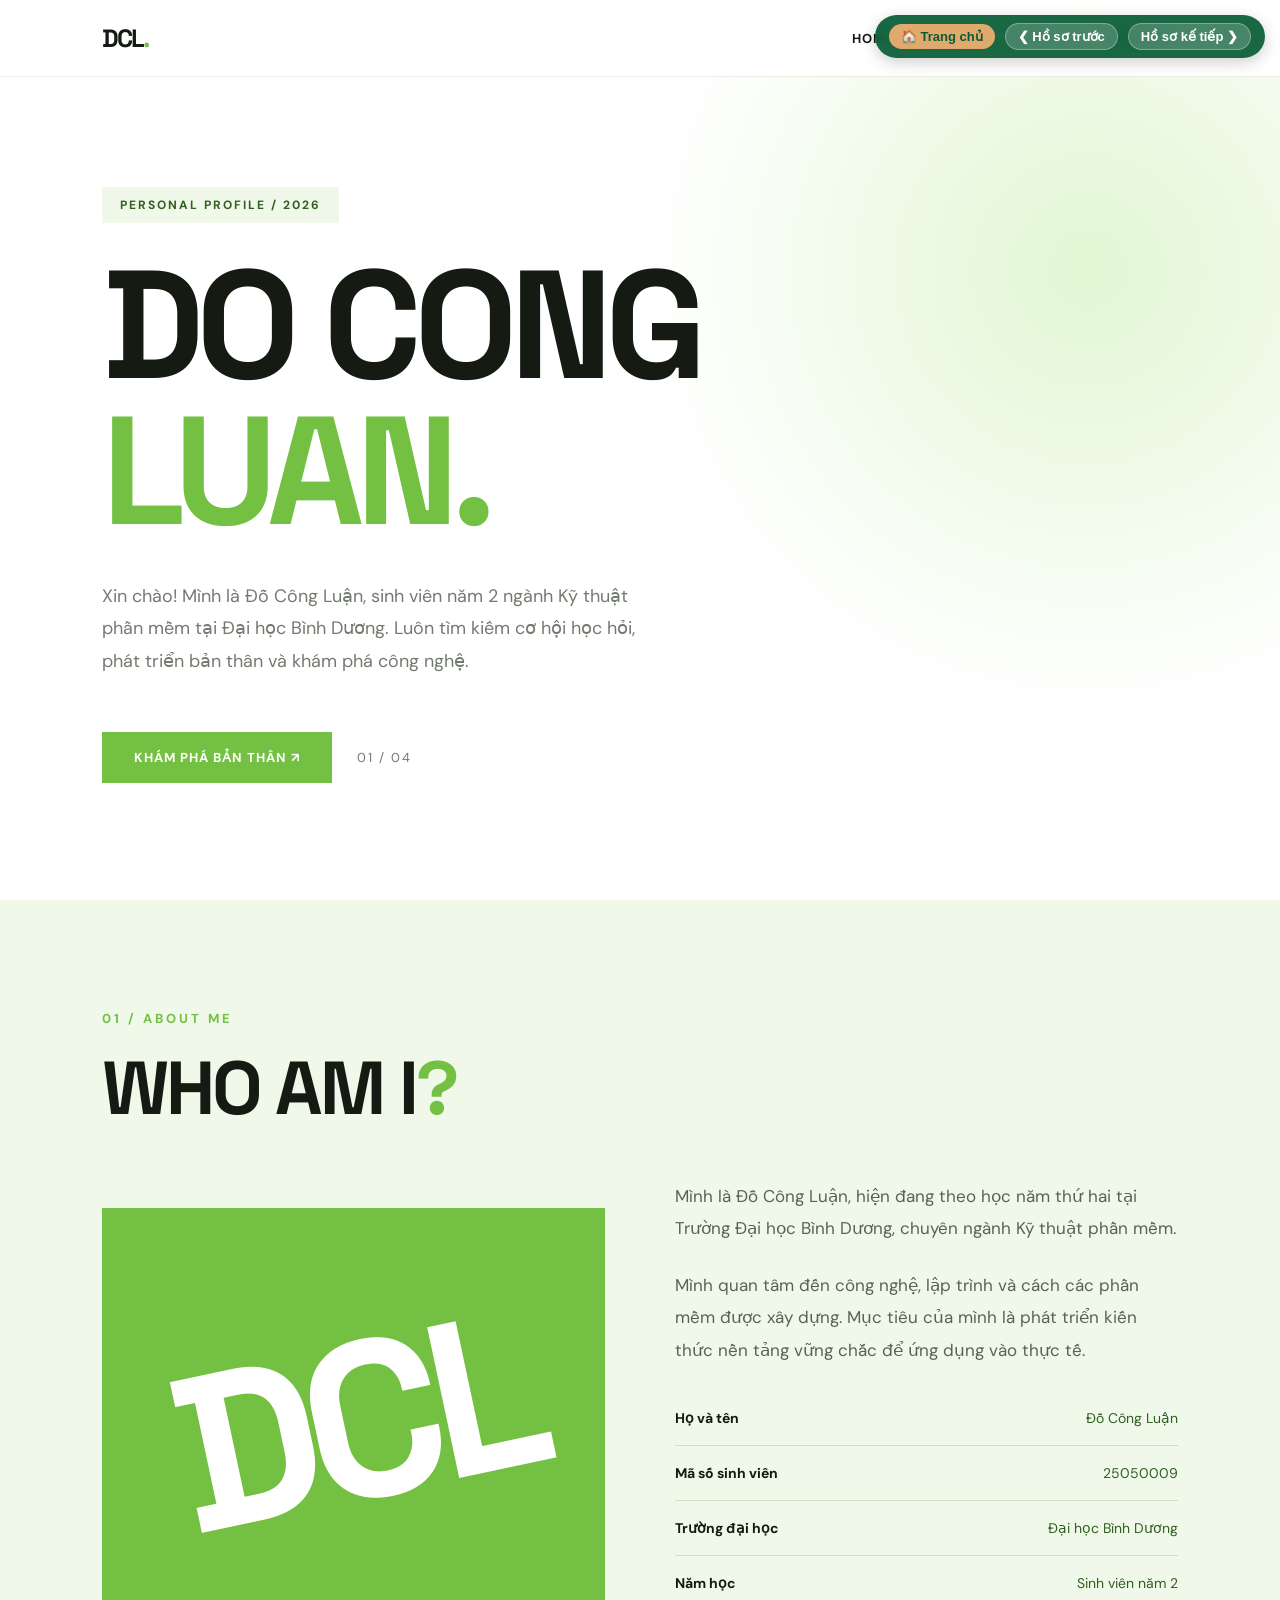
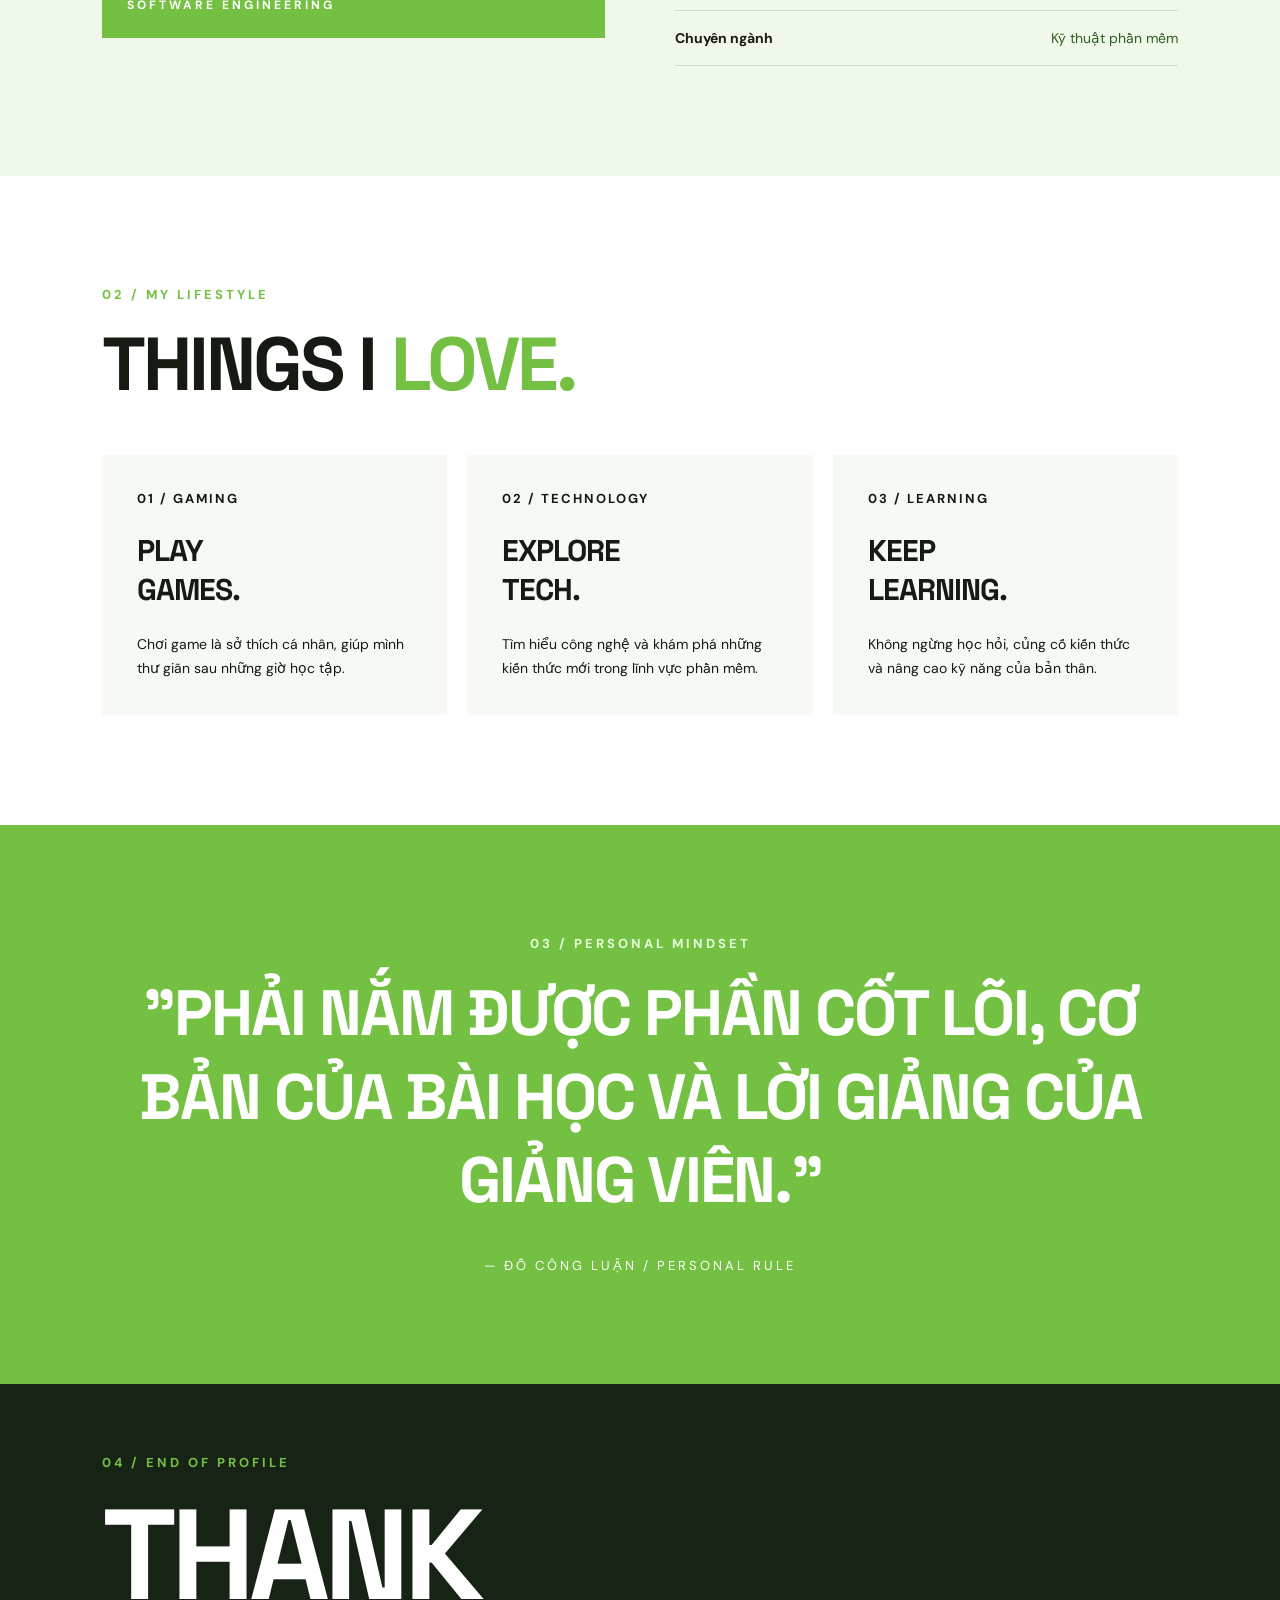
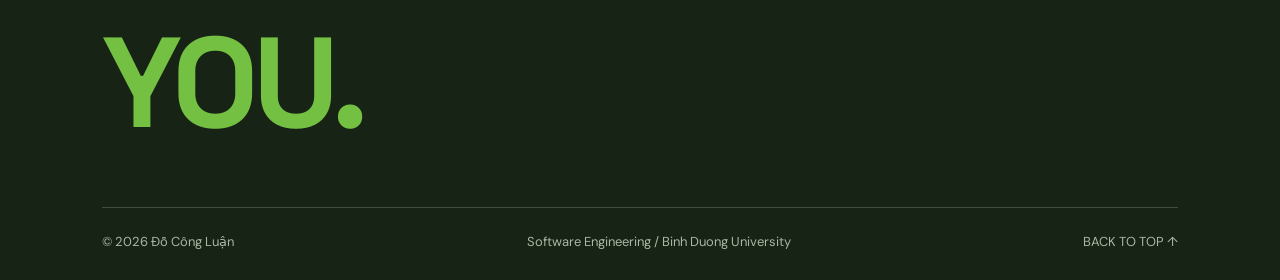
<file: codeprofileDCL.html>
<!DOCTYPE html>
<html lang="vi">
<head>
    <meta charset="UTF-8">
    <meta name="viewport" content="width=device-width, initial-scale=1.0">
    <title>Đỗ Công Luận | Personal Portfolio</title>

    <style>
        @import url('https://fonts.googleapis.com/css2?family=DM+Sans:wght@400;500;600;700&family=Space+Grotesk:wght@400;500;600;700&display=swap');

        :root {
            --green: #74c043;
            --dark-green: #315f22;
            --white: #ffffff;
            --black: #151a13;
            --gray: #737a70;
            --light-green: #f0f8e9;
        }

        * {
            margin: 0;
            padding: 0;
            box-sizing: border-box;
        }

        html {
            scroll-behavior: smooth;
        }

        body {
            font-family: 'DM Sans', sans-serif;
            background: var(--white);
            color: var(--black);
            overflow-x: hidden;
        }

        a {
            text-decoration: none;
            color: inherit;
        }

        header {
            position: fixed;
            top: 0;
            width: 100%;
            padding: 22px 8%;
            display: flex;
            justify-content: space-between;
            align-items: center;
            background: rgba(255,255,255,0.95);
            backdrop-filter: blur(12px);
            z-index: 1000;
            border-bottom: 1px solid #e8eee4;
        }

        .logo {
            font-family: 'Space Grotesk', sans-serif;
            font-size: 25px;
            font-weight: 700;
            letter-spacing: -2px;
        }

        .logo span {
            color: var(--green);
        }

        nav {
            display: flex;
            gap: 32px;
        }

        nav a {
            font-size: 13px;
            font-weight: 700;
            text-transform: uppercase;
            letter-spacing: 1px;
            transition: 0.3s;
        }

        nav a:hover {
            color: var(--green);
        }

        /* Trang chu */
        .hero {
            min-height: 100vh;
            padding: 150px 8% 80px;
            display: flex;
            align-items: center;
            background:
                radial-gradient(circle at 85% 30%, #e1f6d3, transparent 35%),
                white;
        }

        .hero-content {
            max-width: 1100px;
            width: 100%;
        }

        .tag {
            display: inline-block;
            padding: 10px 18px;
            background: var(--light-green);
            color: var(--dark-green);
            font-size: 12px;
            font-weight: 700;
            letter-spacing: 2px;
            text-transform: uppercase;
            margin-bottom: 30px;
        }

        .hero h1 {
            font-family: 'Space Grotesk', sans-serif;
            font-size: clamp(65px, 12vw, 165px);
            line-height: 0.95;
            font-weight: 700;
            letter-spacing: -8px;
            text-transform: uppercase;
        }

        .hero h1 span {
            color: var(--green);
        }

        .hero p {
            max-width: 550px;
            font-size: 18px;
            line-height: 1.8;
            color: var(--gray);
            margin-top: 35px;
        }

        .hero-bottom {
            margin-top: 55px;
            display: flex;
            align-items: center;
            gap: 25px;
        }

        .btn {
            padding: 17px 32px;
            background: var(--green);
            color: white;
            font-weight: 700;
            font-size: 13px;
            text-transform: uppercase;
            letter-spacing: 1px;
            display: inline-block;
            transition: 0.3s;
        }

        .btn:hover {
            background: var(--dark-green);
            transform: translateY(-4px);
        }

        .hero-number {
            font-size: 13px;
            color: var(--gray);
            letter-spacing: 2px;
        }

        section {
            padding: 110px 8%;
        }

        .section-label {
            color: var(--green);
            font-size: 13px;
            font-weight: 700;
            letter-spacing: 3px;
            text-transform: uppercase;
            margin-bottom: 20px;
        }

        .section-title {
            font-family: 'Space Grotesk', sans-serif;
            font-size: clamp(40px, 6vw, 75px);
            line-height: 1.1;
            letter-spacing: -3px;
            margin-bottom: 50px;
        }

        .about {
            background: var(--light-green);
        }

        .about-grid {
            display: grid;
            grid-template-columns: 1fr 1fr;
            gap: 70px;
            align-items: center;
        }

        .about-visual {
            min-height: 430px;
            background: var(--green);
            display: flex;
            align-items: center;
            justify-content: center;
            position: relative;
            overflow: hidden;
        }

        .about-visual h2 {
            font-family: 'Space Grotesk', sans-serif;
            font-size: clamp(100px, 18vw, 220px);
            color: white;
            letter-spacing: -15px;
            transform: rotate(-12deg);
        }

        .about-visual::after {
            content: "SOFTWARE ENGINEERING";
            position: absolute;
            bottom: 25px;
            left: 25px;
            color: white;
            font-size: 12px;
            font-weight: 700;
            letter-spacing: 3px;
        }

        .about-text p {
            color: #596254;
            font-size: 17px;
            line-height: 1.9;
            margin-bottom: 25px;
        }

        .info-item {
            padding: 18px 0;
            border-bottom: 1px solid #cddfc4;
            display: flex;
            justify-content: space-between;
            gap: 20px;
        }

        .info-item strong {
            font-size: 14px;
        }

        .info-item span {
            font-size: 14px;
            color: var(--dark-green);
            text-align: right;
        }

        .interest {
            background: white;
        }

        .interest-grid {
            display: grid;
            grid-template-columns: repeat(3, 1fr);
            gap: 20px;
        }

        .interest-card {
            min-height: 260px;
            background: #f7faf4;
            padding: 35px;
            display: flex;
            flex-direction: column;
            justify-content: space-between;
            transition: 0.3s;
        }

        .interest-card:hover {
            background: var(--green);
            color: white;
            transform: translateY(-8px);
        }

        .interest-card .number {
            font-size: 13px;
            font-weight: 700;
            letter-spacing: 2px;
        }

        .interest-card h3 {
            font-family: 'Space Grotesk', sans-serif;
            font-size: 30px;
            letter-spacing: -1px;
        }

        .interest-card p {
            font-size: 14px;
            line-height: 1.7;
        }

        .quote-section {
            background: var(--green);
            color: white;
            text-align: center;
        }

        .quote-section .section-label {
            color: #e5ffda;
        }

        .quote-section blockquote {
            font-family: 'Space Grotesk', sans-serif;
            font-size: clamp(30px, 5vw, 65px);
            line-height: 1.3;
            letter-spacing: -2px;
            max-width: 1050px;
            margin: auto;
            font-weight: 700;
        }

        .quote-section p {
            margin-top: 35px;
            font-size: 13px;
            letter-spacing: 3px;
        }

        footer {
            background: #172315;
            color: white;
            padding: 70px 8% 30px;
        }

        .footer-title {
            font-family: 'Space Grotesk', sans-serif;
            font-size: clamp(55px, 10vw, 130px);
            line-height: 1;
            letter-spacing: -6px;
            margin-bottom: 60px;
        }

        .footer-title span {
            color: var(--green);
        }

        .footer-bottom {
            display: flex;
            justify-content: space-between;
            gap: 20px;
            border-top: 1px solid #40503d;
            padding-top: 25px;
            font-size: 13px;
            color: #a9b7a4;
        }

        .reveal {
            opacity: 0;
            transform: translateY(35px);
            transition: opacity 0.8s, transform 0.8s;
        }

        .reveal.active {
            opacity: 1;
            transform: translateY(0);
        }

        @media (max-width: 768px) {
            header {
                padding: 20px 5%;
            }

            nav {
                gap: 14px;
            }

            nav a {
                font-size: 10px;
            }

            .hero {
                padding: 130px 5% 70px;
            }

            .hero h1 {
                font-size: clamp(58px, 13vw, 100px);
                letter-spacing: -4px;
            }

            section {
                padding: 75px 5%;
            }

            .about-grid {
                grid-template-columns: 1fr;
                gap: 35px;
            }

            .about-visual {
                min-height: 300px;
            }

            .interest-grid {
                grid-template-columns: 1fr;
            }

            .interest-card {
                min-height: 220px;
            }

            .footer-bottom {
                flex-direction: column;
            }

            .footer-title {
                letter-spacing: -3px;
            }
        }

        @media (prefers-reduced-motion: reduce) {
            .reveal {
                opacity: 1;
                transform: none;
                transition: none;
            }
        }
    </style>
</head>

<body>

<style>
.profile-nav-bar {
    position: fixed;
    top: 15px;
    right: 15px;
    z-index: 99999;
    background: rgba(7, 91, 53, 0.92);
    backdrop-filter: blur(8px);
    padding: 8px 14px;
    border-radius: 30px;
    display: flex;
    align-items: center;
    gap: 10px;
    box-shadow: 0 4px 15px rgba(0,0,0,0.2);
    font-family: 'Segoe UI', Arial, sans-serif;
}
.profile-nav-btn {
    color: #ffffff !important;
    background: rgba(255, 255, 255, 0.2);
    text-decoration: none !important;
    padding: 5px 12px;
    border-radius: 15px;
    font-size: 13px;
    font-weight: 600;
    transition: all 0.2s ease;
    display: inline-flex;
    align-items: center;
    gap: 4px;
    border: 1px solid rgba(255,255,255,0.3);
}
.profile-nav-btn:hover {
    background: #ffffff;
    color: #075b35 !important;
    transform: translateY(-1px);
}
.profile-nav-home {
    background: #e0a96d;
    color: #075b35 !important;
    border: none;
}
.profile-nav-home:hover {
    background: #ffffff;
    color: #075b35 !important;
}
</style>

<div class='profile-nav-bar'>
    <a href='../../index.html' class='profile-nav-btn profile-nav-home'>🏠 Trang chủ</a>
    <a href='../H_Anh/ca_nhan.html' class='profile-nav-btn'>❮ Hồ sơ trước</a>
    <a href='../Lạc/Profile.html' class='profile-nav-btn'>Hồ sơ kế tiếp ❯</a>
</div>


    <header>
        <a href="#home" class="logo">DCL<span>.</span></a>

        <nav>
            <a href="#home">Home</a>
            <a href="#about">About</a>
            <a href="#interest">Lifestyle</a>
            <a href="#mindset">Mindset</a>
        </nav>
    </header>

    <main>
        <section class="hero" id="home">
            <div class="hero-content reveal">
                <div class="tag">Personal Profile / 2026</div>

                <h1>
                    DO CONG<br>
                    <span>LUAN.</span>
                </h1>

                <p>
                    Xin chào! Mình là Đỗ Công Luận,
                    sinh viên năm 2 ngành Kỹ thuật phần mềm
                    tại Đại học Bình Dương.
                    Luôn tìm kiếm cơ hội học hỏi,
                    phát triển bản thân và khám phá công nghệ.
                </p>

                <div class="hero-bottom">
                    <a href="#about" class="btn">Khám phá bản thân ↗</a>
                    <span class="hero-number">01 / 04</span>
                </div>
            </div>
        </section>

        <section class="about" id="about">
            <div class="section-label reveal">01 / About Me</div>
            <h2 class="section-title reveal">WHO AM I<span style="color:#74c043">?</span></h2>

            <div class="about-grid">
                <div class="about-visual reveal">
                    <h2>DCL</h2>
                </div>

                <div class="about-text reveal">
                    <p>
                        Mình là Đỗ Công Luận, hiện đang theo học
                        năm thứ hai tại Trường Đại học Bình Dương,
                        chuyên ngành Kỹ thuật phần mềm.
                    </p>

                    <p>
                        Mình quan tâm đến công nghệ, lập trình
                        và cách các phần mềm được xây dựng.
                        Mục tiêu của mình là phát triển kiến thức
                        nền tảng vững chắc để ứng dụng vào thực tế.
                    </p>

                    <div class="info-item">
                        <strong>Họ và tên</strong>
                        <span>Đỗ Công Luận</span>
                    </div>

                    <div class="info-item">
                        <strong>Mã số sinh viên</strong>
                        <span>25050009</span>
                    </div>

                    <div class="info-item">
                        <strong>Trường đại học</strong>
                        <span>Đại học Bình Dương</span>
                    </div>

                    <div class="info-item">
                        <strong>Năm học</strong>
                        <span>Sinh viên năm 2</span>
                    </div>

                    <div class="info-item">
                        <strong>Chuyên ngành</strong>
                        <span>Kỹ thuật phần mềm</span>
                    </div>
                </div>
            </div>
        </section>

        <section class="interest" id="interest">
            <div class="section-label reveal">02 / My Lifestyle</div>
            <h2 class="section-title reveal">
                THINGS I <span style="color:#74c043">LOVE.</span>
            </h2>

            <div class="interest-grid">
                <div class="interest-card reveal">
                    <span class="number">01 / GAMING</span>
                    <h3>PLAY<br>GAMES.</h3>
                    <p>
                        Chơi game là sở thích cá nhân,
                        giúp mình thư giãn sau những giờ học tập.
                    </p>
                </div>

                <div class="interest-card reveal">
                    <span class="number">02 / TECHNOLOGY</span>
                    <h3>EXPLORE<br>TECH.</h3>
                    <p>
                        Tìm hiểu công nghệ và khám phá
                        những kiến thức mới trong lĩnh vực phần mềm.
                    </p>
                </div>

                <div class="interest-card reveal">
                    <span class="number">03 / LEARNING</span>
                    <h3>KEEP<br>LEARNING.</h3>
                    <p>
                        Không ngừng học hỏi, củng cố
                        kiến thức và nâng cao kỹ năng của bản thân.
                    </p>
                </div>
            </div>
        </section>

        <section class="quote-section" id="mindset">
            <div class="section-label reveal">03 / Personal Mindset</div>

            <blockquote class="reveal">
                "PHẢI NẮM ĐƯỢC PHẦN CỐT LÕI,
                CƠ BẢN CỦA BÀI HỌC VÀ LỜI GIẢNG
                CỦA GIẢNG VIÊN."
            </blockquote>

            <p class="reveal">— ĐỖ CÔNG LUẬN / PERSONAL RULE</p>
        </section>
    </main>

    <footer>
        <div class="section-label">04 / End Of Profile</div>

        <h2 class="footer-title">
            THANK<br>
            <span>YOU.</span>
        </h2>

        <div class="footer-bottom">
            <span>© <span id="year"></span> Đỗ Công Luận</span>
            <span>Software Engineering / Binh Duong University</span>
            <a href="#home">BACK TO TOP ↑</a>
        </div>
    </footer>

    <script>
        document.getElementById("year").textContent =
            new Date().getFullYear();

        const observer = new IntersectionObserver(
            (entries) => {
                entries.forEach((entry) => {
                    if (entry.isIntersecting) {
                        entry.target.classList.add("active");
                        observer.unobserve(entry.target);
                    }
                });
            },
            {
                threshold: 0.1
            }
        );

        document.querySelectorAll(".reveal").forEach((element) => {
            observer.observe(element);
        });
    </script>

</body>
</html>
</file>
